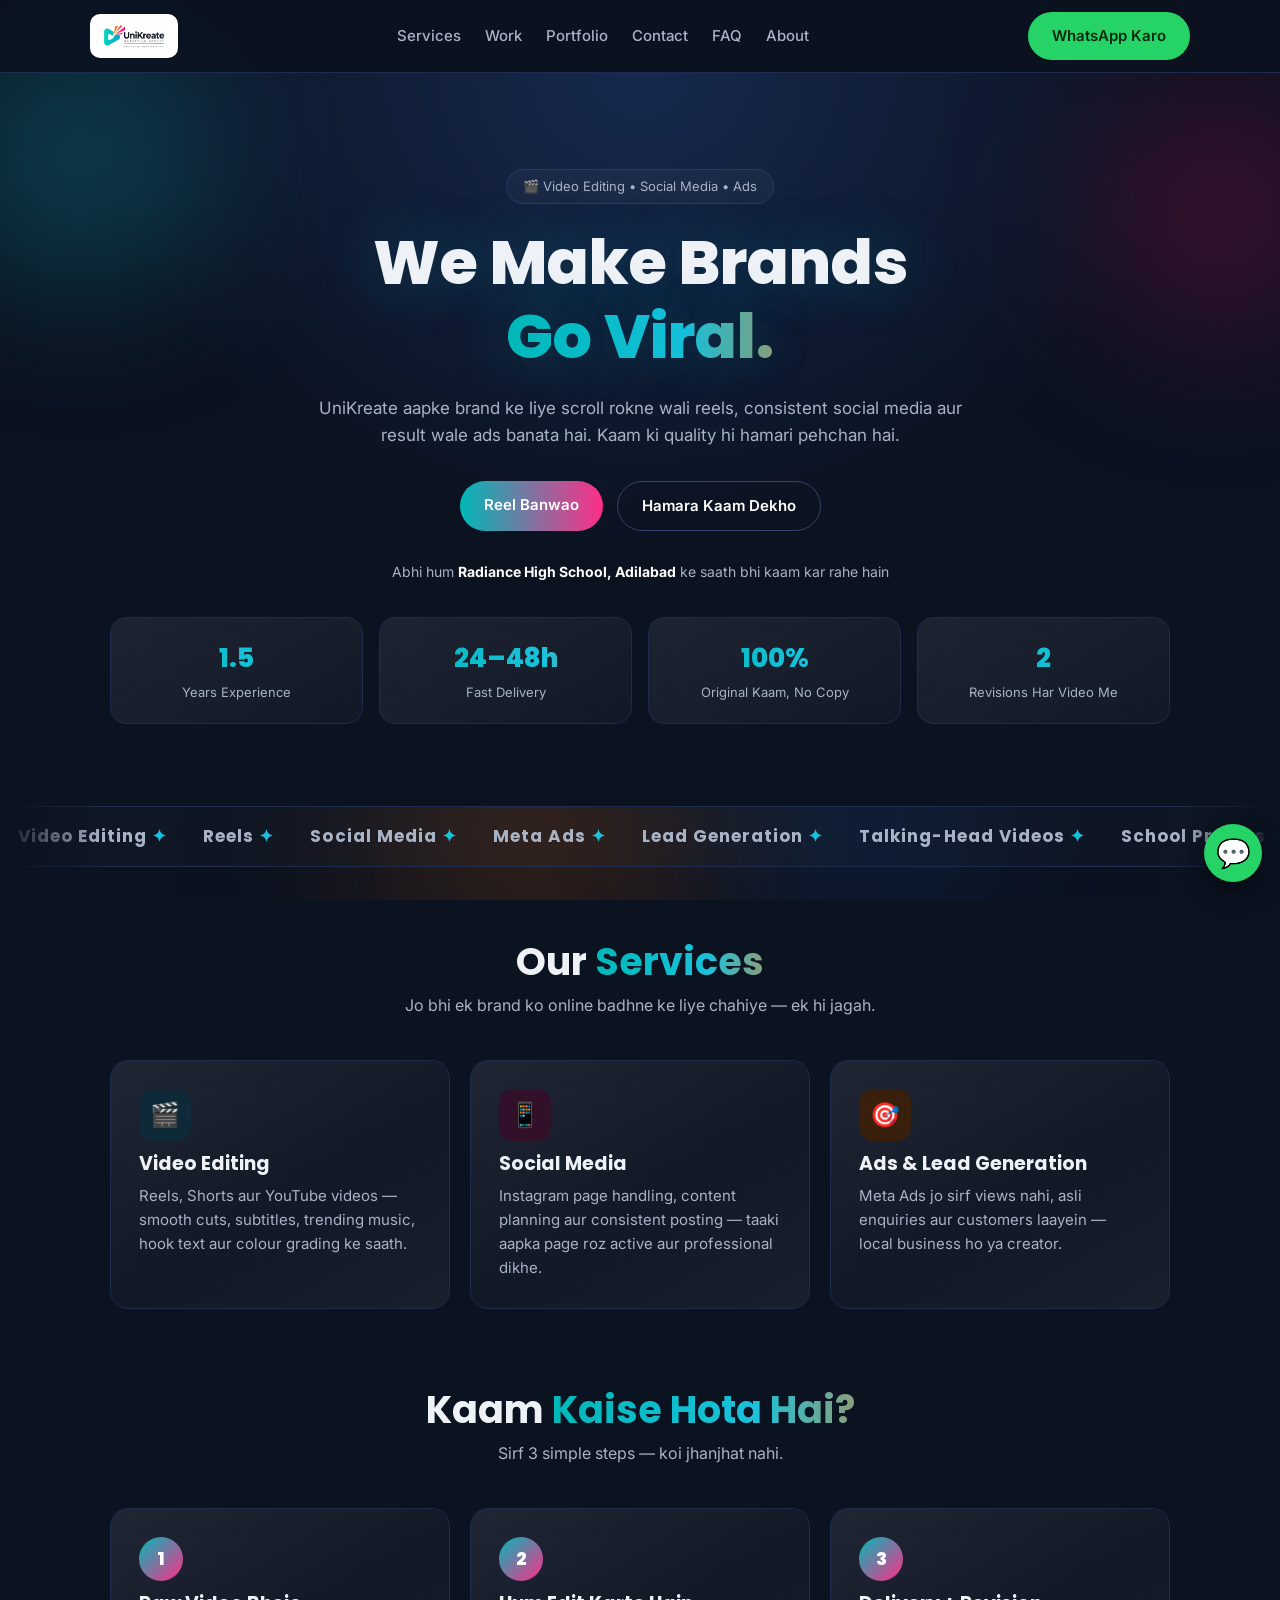
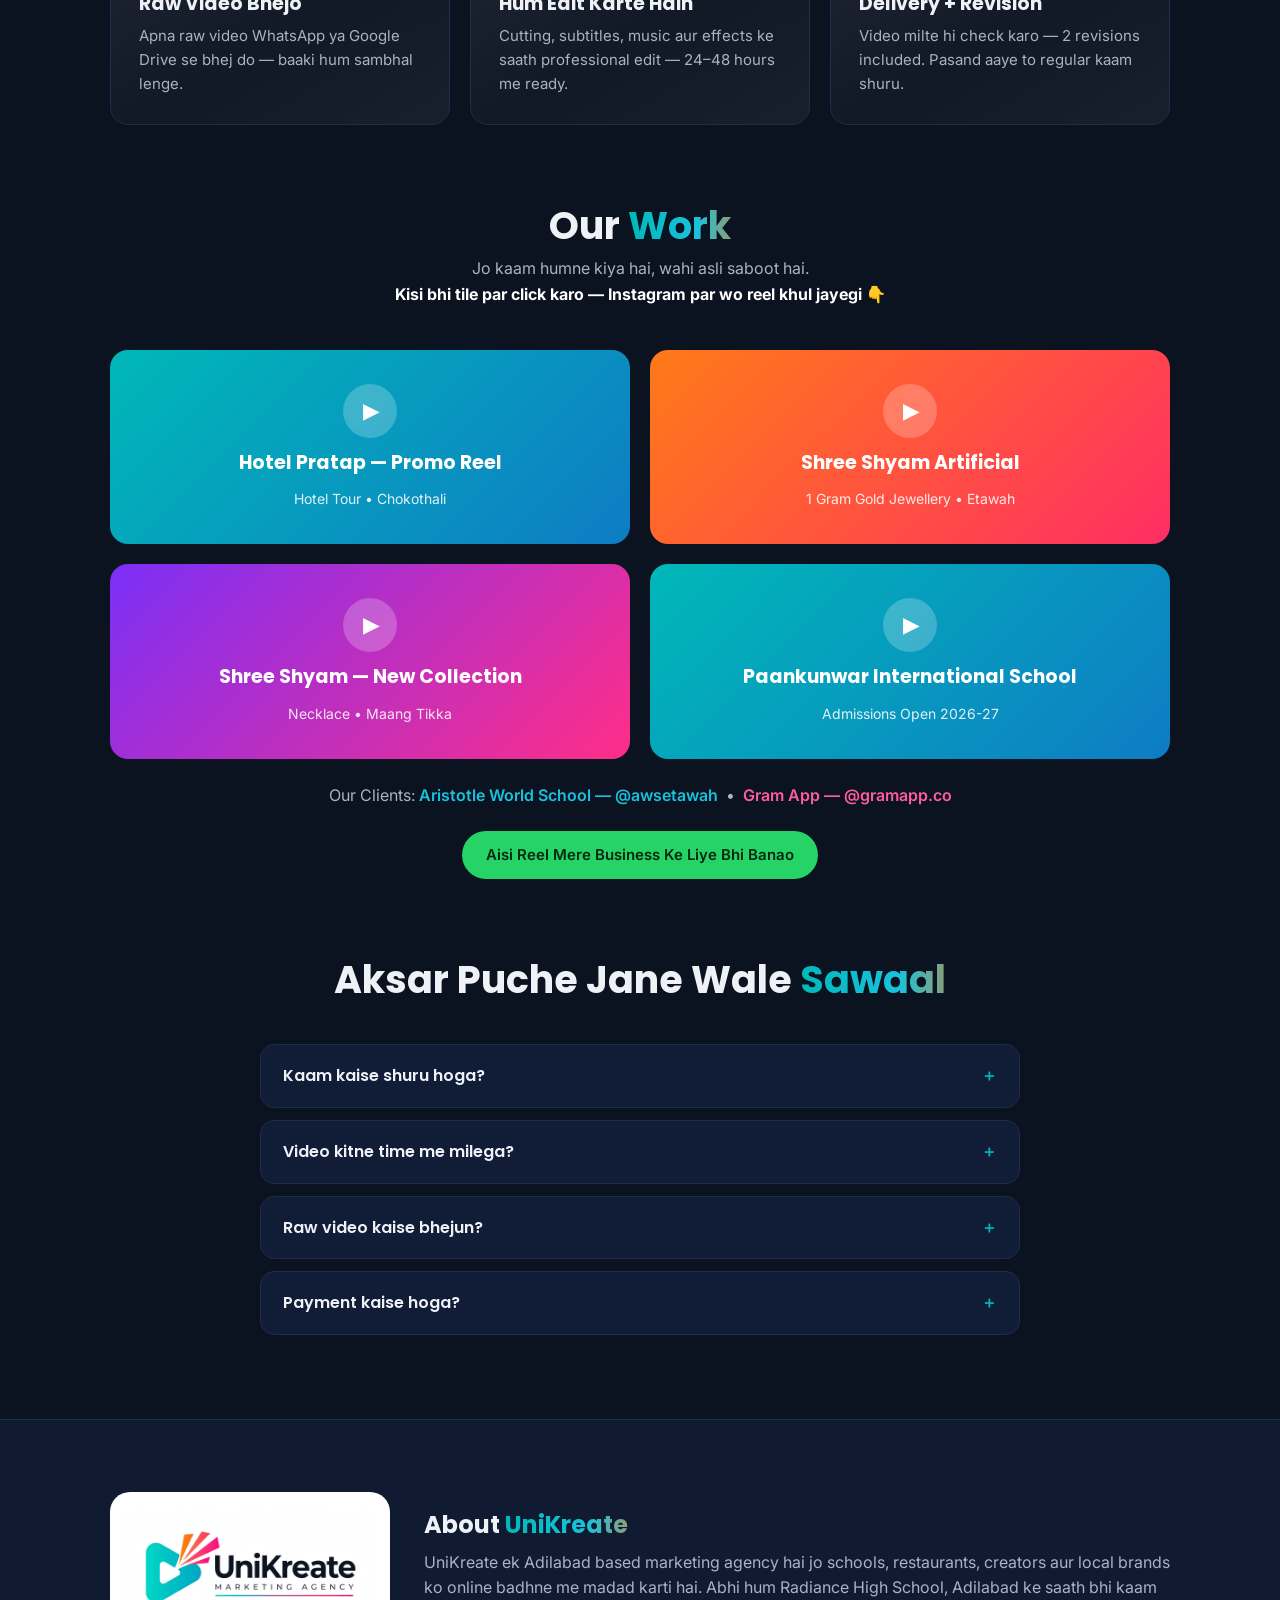
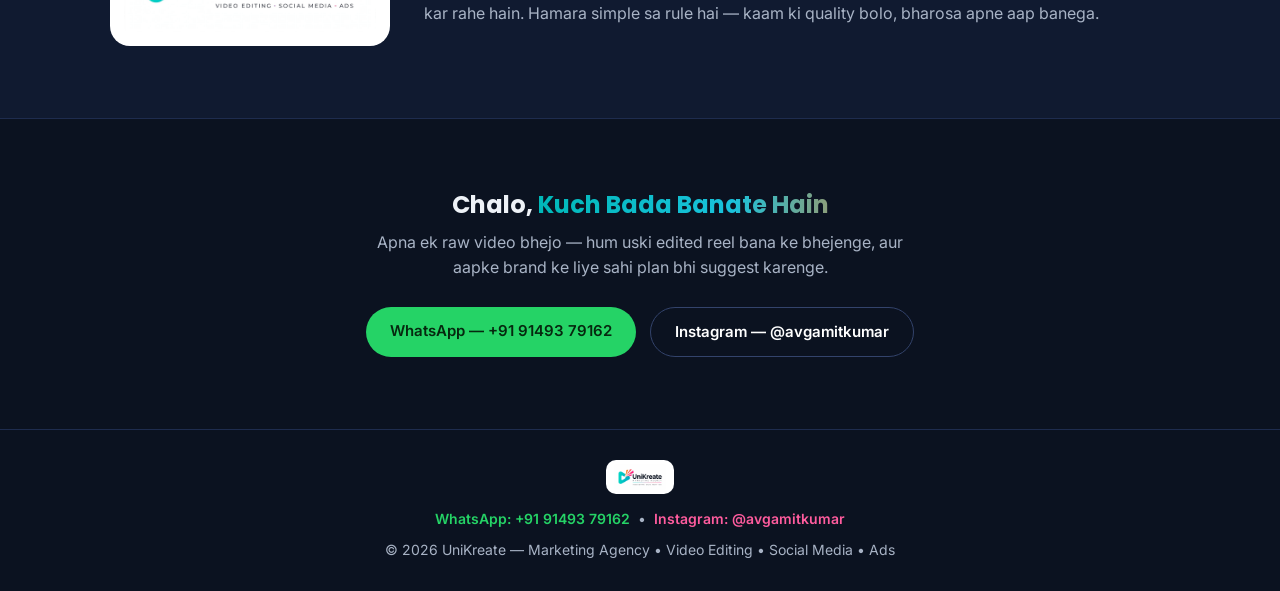
<file: index.html>
<!DOCTYPE html>
<html lang="en">
<head>
<meta charset="UTF-8">
<meta name="viewport" content="width=device-width, initial-scale=1.0">
<title>UniKreate — Marketing Agency | Video Editing, Social Media, Ads</title>
<meta name="description" content="UniKreate — vibrant marketing agency for video editing, social media management and ads.">
<link rel="icon" type="image/png" href="878a2b64-6e7f-44da-82f5-53b882c95af1.png">
<link rel="preconnect" href="https://fonts.googleapis.com">
<link href="https://fonts.googleapis.com/css2?family=Poppins:wght@500;700;800&family=Inter:wght@400;500;600&display=swap" rel="stylesheet">
<style>
  :root{
    --dark:#0b1220; --dark2:#101a30; --card:#111d36;
    --teal:#00b8b8; --cyan:#19c2dc;
    --orange:#ff7a18; --pink:#ff2e88;
    --text:#eef2f7; --muted:#a8b3c5; --line:#1e2c4e;
    --grad:linear-gradient(90deg,var(--teal),var(--cyan),var(--orange),var(--pink));
  }
  *{margin:0;padding:0;box-sizing:border-box}
  html{scroll-behavior:smooth}
  body{font-family:'Inter',system-ui,sans-serif;background:var(--dark);color:var(--text);line-height:1.6;overflow-x:hidden}
  h1,h2,h3{font-family:'Poppins',sans-serif;line-height:1.2}
  a{text-decoration:none;color:inherit}
  img{max-width:100%}
  .wrap{max-width:1100px;margin:0 auto;padding:0 20px}
  .grad-text{background:var(--grad);background-size:200% auto;-webkit-background-clip:text;background-clip:text;color:transparent;animation:shine 5s linear infinite}
  @keyframes shine{to{background-position:200% center}}
  .reveal{opacity:0;transform:translateY(24px);transition:opacity .7s ease,transform .7s ease}
  .reveal.in{opacity:1;transform:none}

  /* Header */
  header{position:sticky;top:0;z-index:50;background:rgba(11,18,32,.92);backdrop-filter:blur(10px);border-bottom:1px solid var(--line)}
  .nav{display:flex;align-items:center;justify-content:space-between;padding:12px 0;gap:14px}
  .nav img{height:44px;width:auto}
  .links{display:flex;gap:24px;font-weight:500;font-size:15px}
  .links a{color:var(--muted)} .links a:hover{color:#fff}
  .btn{display:inline-block;padding:12px 24px;border-radius:999px;font-weight:600;font-size:15px;transition:.25s;border:none;cursor:pointer}
  .btn:hover{transform:translateY(-2px);box-shadow:0 10px 24px rgba(0,0,0,.35)}
  .btn-wa{background:#25d366;color:#06280f}
  .btn-grad{background:linear-gradient(90deg,var(--teal),var(--pink));color:#fff}
  .btn-ghost{border:1px solid #33436b;color:#fff;background:transparent}
  @media(max-width:760px){.links{display:none}.nav img{height:36px}}

  /* Hero */
  .hero{position:relative;padding:96px 0 76px;text-align:center;background:radial-gradient(60% 90% at 50% 0%,#16294e 0%,var(--dark) 72%)}
  .blob{position:absolute;border-radius:50%;filter:blur(70px);opacity:.5;pointer-events:none}
  .b1{width:280px;height:280px;background:#0e5f6e;top:-60px;left:-60px}
  .b2{width:260px;height:260px;background:#5e1038;top:10px;right:-70px}
  .badge{display:inline-block;padding:6px 16px;border:1px solid #2a3c66;border-radius:999px;color:var(--muted);font-size:13px;margin-bottom:22px;background:rgba(255,255,255,.03)}
  .hero h1{font-size:clamp(36px,6.4vw,62px);font-weight:800}
  .hero p{color:var(--muted);max-width:660px;margin:20px auto 32px;font-size:17px}
  .cta{display:flex;gap:14px;justify-content:center;flex-wrap:wrap}
  .trust{margin-top:30px;color:var(--muted);font-size:14px}
  .trust b{color:#fff}

  /* Stats */
  .stats{display:grid;grid-template-columns:repeat(4,1fr);gap:16px;padding:34px 0 6px}
  @media(max-width:760px){.stats{grid-template-columns:repeat(2,1fr)}}
  .stat{text-align:center;background:var(--dark2);border:1px solid var(--line);border-radius:16px;padding:20px 10px}
  .stat .num{font-family:'Poppins';font-size:26px;font-weight:800}
  .stat .lbl{color:var(--muted);font-size:13px;margin-top:2px}

  /* Sections */
  section{padding:72px 0}
  .sec-head{text-align:center;margin-bottom:42px}
  .sec-head h2{font-size:clamp(26px,4vw,38px);font-weight:700}
  .sec-head p{color:var(--muted);margin-top:8px}
  .grid{display:grid;gap:20px}
  .g3{grid-template-columns:repeat(3,1fr)}
  .g4{grid-template-columns:repeat(2,1fr)}
  @media(max-width:860px){.g4{grid-template-columns:1fr}}
  @media(max-width:860px){.g3{grid-template-columns:1fr}}
  .card{background:var(--card);border:1px solid var(--line);border-radius:18px;padding:28px;transition:.25s}
  .card:hover{transform:translateY(-5px);border-color:#2f4472}
  .card h3{font-size:19px;margin:12px 0 8px}
  .card p{color:var(--muted);font-size:15px}
  .icon{width:52px;height:52px;border-radius:14px;display:flex;align-items:center;justify-content:center;font-size:24px;background:#0e2a38}
  .icon.p{background:#33102a}.icon.o{background:#38200c}
  .step-num{width:44px;height:44px;border-radius:50%;background:linear-gradient(135deg,var(--teal),var(--pink));display:flex;align-items:center;justify-content:center;font-family:'Poppins';font-weight:800;font-size:18px;color:#fff}

  /* Work */
  .work-tile{border-radius:18px;padding:34px 24px;text-align:center;font-family:'Poppins';font-weight:700;font-size:19px;color:#fff;min-height:180px;display:flex;flex-direction:column;align-items:center;justify-content:center;gap:10px;transition:.25s}
  .work-tile:hover{transform:translateY(-5px) scale(1.01)}
  .work-tile span{font-family:'Inter';font-weight:400;font-size:14px;opacity:.88}
  .w1{background:linear-gradient(135deg,#00b8b8,#0e7cc4)}
  .w2{background:linear-gradient(135deg,#ff7a18,#ff2e63)}
  .w3{background:linear-gradient(135deg,#7b2ff7,#ff2e88)}
  .play{width:54px;height:54px;border-radius:50%;background:rgba(255,255,255,.22);display:flex;align-items:center;justify-content:center;font-size:20px}

  /* Cards */
  .price .amount{font-family:'Poppins';font-size:36px;font-weight:800;margin:8px 0 2px}
  .price .per{color:var(--muted);font-size:14px}
  .price ul{list-style:none;color:var(--muted);font-size:15px;margin:16px 0 24px}
  .price ul li{padding:5px 0}
  .price ul li::before{content:"✓ ";color:var(--teal);font-weight:700}
  .popular{border:1px solid var(--pink);position:relative;background:linear-gradient(180deg,#161f3d,#111d36)}
  .tag{position:absolute;top:-13px;left:50%;transform:translateX(-50%);background:linear-gradient(90deg,var(--teal),var(--pink));color:#fff;font-size:12px;font-weight:700;padding:4px 14px;border-radius:999px;white-space:nowrap}
  .save{display:inline-block;margin-top:6px;background:#0e2a38;color:#3fe0c5;font-size:13px;font-weight:600;padding:3px 12px;border-radius:999px}

  /* FAQ */
  .faq{max-width:760px;margin:0 auto}
  details{background:var(--card);border:1px solid var(--line);border-radius:14px;padding:18px 22px;margin-bottom:12px}
  summary{font-family:'Poppins';font-weight:600;cursor:pointer;font-size:16px}
  details p{color:var(--muted);font-size:15px;margin-top:8px}

  /* About + Contact */
  .about{background:var(--dark2);border-top:1px solid var(--line);border-bottom:1px solid var(--line)}
  .about .wrap{display:flex;gap:34px;align-items:center;flex-wrap:wrap}
  .about img.dp{width:150px;height:150px;border-radius:28px;background:#fff;padding:10px}
  .about .txt{flex:1;min-width:260px}
  .about p{color:var(--muted);margin-top:10px}
  .contact{text-align:center}
  .contact p{color:var(--muted);margin:10px auto 26px;max-width:540px}
  footer{padding:30px 0;text-align:center;color:var(--muted);font-size:14px;border-top:1px solid var(--line)}
  footer img{height:34px;margin-bottom:8px}

  /* Floating WhatsApp */
  .float-wa{position:fixed;right:18px;bottom:18px;width:58px;height:58px;border-radius:50%;background:#25d366;display:flex;align-items:center;justify-content:center;font-size:28px;box-shadow:0 10px 26px rgba(0,0,0,.45);z-index:60;animation:pulse 2.2s infinite}
  @keyframes pulse{0%{box-shadow:0 0 0 0 rgba(37,211,102,.5)}70%{box-shadow:0 0 0 16px rgba(37,211,102,0)}100%{box-shadow:0 0 0 0 rgba(37,211,102,0)}}

  /* ============ LIQUID REDESIGN ============ */
  /* Liquid mesh background: slow drifting colour blobs, fixed behind everything */
  .mesh{position:fixed;inset:0;z-index:-2;overflow:hidden;pointer-events:none}
  .mblob{position:absolute;border-radius:50%;filter:blur(90px);opacity:.55;will-change:transform}
  .m1{width:44vw;height:44vw;left:-12vw;top:-10vh;background:radial-gradient(circle,#0e7c86 0%,transparent 65%);animation:meshA 26s ease-in-out infinite}
  .m2{width:38vw;height:38vw;right:-10vw;top:22vh;background:radial-gradient(circle,#7a1e4d 0%,transparent 65%);animation:meshB 32s ease-in-out infinite}
  .m3{width:40vw;height:40vw;left:22vw;top:64vh;background:radial-gradient(circle,#7a3c10 0%,transparent 65%);animation:meshA 38s ease-in-out infinite reverse}
  .m4{width:30vw;height:30vw;right:18vw;bottom:-12vh;background:radial-gradient(circle,#123a6e 0%,transparent 65%);animation:meshB 28s ease-in-out infinite reverse}
  @keyframes meshA{0%,100%{transform:translate3d(0,0,0) scale(1)}50%{transform:translate3d(6vw,4vh,0) scale(1.12)}}
  @keyframes meshB{0%,100%{transform:translate3d(0,0,0) scale(1)}50%{transform:translate3d(-5vw,5vh,0) scale(1.08)}}
  /* Cursor glow: a soft light that follows the mouse (desktop only) */
  .cursor-glow{position:fixed;left:0;top:0;width:520px;height:520px;margin:-260px 0 0 -260px;border-radius:50%;pointer-events:none;z-index:1;
    background:radial-gradient(circle,rgba(25,194,220,.16) 0%,rgba(255,46,136,.08) 42%,transparent 68%);
    opacity:0;transition:opacity .5s;will-change:transform}
  .cursor-glow.on{opacity:1}
  @media (hover:none),(pointer:coarse){.cursor-glow{display:none}}
  /* Header: turns to frosted glass once you scroll */
  header{transition:box-shadow .35s,background .35s}
  header.scrolled{box-shadow:0 12px 40px -18px rgba(0,0,0,.8);background:rgba(11,18,32,.78)}
  /* Liquid buttons: shine sweep + magnetic pull (JS) */
  .btn{position:relative;overflow:hidden;will-change:transform}
  .btn-grad::after{content:"";position:absolute;inset:0;background:linear-gradient(115deg,transparent 30%,rgba(255,255,255,.45) 50%,transparent 70%);transform:translateX(-120%);transition:transform .7s ease;pointer-events:none}
  .btn-grad:hover::after{transform:translateX(120%)}
  .btn .ripple{position:absolute;border-radius:50%;background:rgba(255,255,255,.4);transform:scale(0);pointer-events:none;animation:rip .6s ease-out forwards}
  @keyframes rip{to{transform:scale(1);opacity:0}}
  /* Cards: frosted glass + spotlight that follows the cursor + lift */
  .card{position:relative;overflow:hidden;background:linear-gradient(150deg,rgba(255,255,255,.09),rgba(255,255,255,.03) 55%,rgba(255,255,255,.06));backdrop-filter:blur(16px);-webkit-backdrop-filter:blur(16px)}
  .card::before{content:"";position:absolute;inset:0;border-radius:inherit;pointer-events:none;opacity:0;transition:opacity .35s;
    background:radial-gradient(240px circle at var(--mx,50%) var(--my,50%),rgba(25,194,220,.16),rgba(255,46,136,.08) 45%,transparent 65%)}
  .card:hover::before{opacity:1}
  .card:hover{transform:translateY(-7px);border-color:rgba(25,194,220,.45);box-shadow:0 24px 48px -20px rgba(0,0,0,.7),0 0 0 1px rgba(25,194,220,.12)}
  .icon{transition:transform .35s}
  .card:hover .icon{transform:scale(1.12) rotate(-6deg)}
  /* Work tiles: shine sweep + glow lift */
  .work-tile{position:relative;overflow:hidden}
  .work-tile::after{content:"";position:absolute;inset:0;background:linear-gradient(115deg,transparent 35%,rgba(255,255,255,.28) 50%,transparent 65%);transform:translateX(-130%);transition:transform .8s ease;pointer-events:none}
  .work-tile:hover::after{transform:translateX(130%)}
  .work-tile:hover{transform:translateY(-7px) scale(1.015);box-shadow:0 28px 56px -22px rgba(0,0,0,.75),0 0 40px -10px rgba(255,46,136,.35)}
  .work-tile .play{transition:transform .35s}
  .work-tile:hover .play{transform:scale(1.18)}
  /* Stats: counting numbers */
  .stat{position:relative;overflow:hidden;background:linear-gradient(150deg,rgba(255,255,255,.08),rgba(255,255,255,.03));backdrop-filter:blur(14px);-webkit-backdrop-filter:blur(14px);transition:transform .3s,border-color .3s}
  .stat:hover{transform:translateY(-4px);border-color:rgba(25,194,220,.4)}
  .stat .num{font-variant-numeric:tabular-nums}
  /* Marquee: endless scrolling keywords strip */
  .marquee{overflow:hidden;padding:16px 0;border-top:1px solid var(--line);border-bottom:1px solid var(--line);background:rgba(255,255,255,.02);-webkit-mask-image:linear-gradient(90deg,transparent,#000 8%,#000 92%,transparent);mask-image:linear-gradient(90deg,transparent,#000 8%,#000 92%,transparent)}
  .marquee__track{display:flex;gap:0;width:max-content;animation:marq 26s linear infinite}
  .marquee:hover .marquee__track{animation-play-state:paused}
  .marquee__track span{font-family:'Poppins';font-weight:700;font-size:17px;letter-spacing:.06em;white-space:nowrap;padding:0 18px;color:var(--muted)}
  .marquee__track span b{color:#19c2dc;font-weight:700}
  @keyframes marq{to{transform:translateX(-50%)}}
  /* FAQ: smooth open */
  details{transition:border-color .3s,background .3s}
  details:hover{border-color:#2f4472}
  details[open]{border-color:rgba(25,194,220,.4)}
  details[open ] summary{color:#fff}
  details summary{list-style:none;transition:color .25s}
  details summary::-webkit-details-marker{display:none}
  details summary::after{content:"＋";float:right;color:var(--teal);font-weight:700;transition:transform .35s}
  details[open] summary::after{transform:rotate(45deg)}
  details p{animation:faqIn .45s ease}
  @keyframes faqIn{from{opacity:0;transform:translateY(-6px)}to{opacity:1;transform:none}}
  /* Hero: gentle float on the badge + glow under the headline */
  .badge{animation:badgeFloat 5s ease-in-out infinite}
  @keyframes badgeFloat{0%,100%{transform:translateY(0)}50%{transform:translateY(-5px)}}
  .hero h1{text-shadow:0 0 60px rgba(25,194,220,.25)}
  .hero .blob{animation:heroBlob 12s ease-in-out infinite alternate}
  .hero .b2{animation-delay:-6s}
  @keyframes heroBlob{from{transform:translate3d(0,0,0) scale(1)}to{transform:translate3d(24px,-18px,0) scale(1.15)}}
  /* Staggered reveals */
  .reveal{transition-delay:var(--d,0ms)}
  /* Reduced motion: everything calm */
  @media (prefers-reduced-motion:reduce){
    .mesh,.cursor-glow,.marquee__track,.badge,.hero .blob{animation:none!important}
    .btn-grad::after,.work-tile::after{transition:none}
    .card::before{display:none}
  }
</style>
</head>
<body>
<div class="mesh" aria-hidden="true"><span class="mblob m1"></span><span class="mblob m2"></span><span class="mblob m3"></span><span class="mblob m4"></span></div>
<div class="cursor-glow" id="cursorGlow" aria-hidden="true"></div>

<!-- ===== HEADER ===== -->
<!-- Logo: code isi file ko dhundhta hai jo repo (UniKreate.in) me pehle se hai: 878a2b64-6e7f-44da-82f5-53b882c95af1.png — bas index.html + ye ek photo, aur kuch nahi chahiye -->
<header>
  <div class="wrap nav">
    <img src="878a2b64-6e7f-44da-82f5-53b882c95af1.png" alt="UniKreate — Marketing Agency" style="background:#fff;border-radius:10px;padding:4px 8px" onerror="this.style.display='none';document.getElementById('brandText').style.display='block'">
    <span id="brandText" style="display:none;font-family:Poppins;font-weight:800;font-size:24px">Uni<span class="grad-text">Kreate</span></span>
    <nav class="links">
      <a href="#services">Services</a>
      <a href="#work">Work</a>
      <a href="avg-amit-kumar-portfolio.html">Portfolio</a>
      <a href="#contact">Contact</a>
      <a href="#faq">FAQ</a>
      <a href="#about">About</a>
    </nav>
    <!-- WhatsApp number: badalna ho to 919149379162 ki jagah apna number likh do (poori file me) -->
    <a class="btn btn-wa" href="https://wa.me/919149379162?text=Hi%20UniKreate!%20Mujhe%20apne%20brand%20ke%20liye%20video%20editing%20chahiye." target="_blank">WhatsApp Karo</a>
  </div>
</header>

<!-- ===== HERO ===== -->
<section class="hero">
  <div class="blob b1"></div><div class="blob b2"></div>
  <div class="wrap">
    <div class="badge">🎬 Video Editing • Social Media • Ads</div>
    <h1>We Make Brands<br><span class="grad-text">Go Viral.</span></h1>
    <p>UniKreate aapke brand ke liye scroll rokne wali reels, consistent social media aur result wale ads banata hai. Kaam ki quality hi hamari pehchan hai.</p>
    <div class="cta">
      <a class="btn btn-grad" href="https://wa.me/919149379162?text=Hi%20UniKreate!%20Mujhe%20apne%20brand%20ke%20liye%20reel%20banwani%20hai." target="_blank">Reel Banwao</a>
      <a class="btn btn-ghost" href="#work">Hamara Kaam Dekho</a>
    </div>
    <div class="trust">Abhi hum <b>Radiance High School, Adilabad</b> ke saath bhi kaam kar rahe hain</div>
    <div class="stats">
      <div class="stat"><div class="num grad-text" data-count="1.5" data-decimals="1">1.5</div><div class="lbl">Years Experience</div></div>
      <div class="stat"><div class="num grad-text" data-count="24" data-suffix="–48h">24–48h</div><div class="lbl">Fast Delivery</div></div>
      <div class="stat"><div class="num grad-text" data-count="100" data-suffix="%">100%</div><div class="lbl">Original Kaam, No Copy</div></div>
      <div class="stat"><div class="num grad-text" data-count="2">2</div><div class="lbl">Revisions Har Video Me</div></div>
    </div>
  </div>
</section>

<!-- ===== MARQUEE ===== -->
<div class="marquee" aria-hidden="true">
  <div class="marquee__track">
    <span>Video Editing <b>✦</b></span><span>Reels <b>✦</b></span><span>Social Media <b>✦</b></span><span>Meta Ads <b>✦</b></span><span>Lead Generation <b>✦</b></span><span>Talking-Head Videos <b>✦</b></span><span>School Promos <b>✦</b></span><span>Wedding Films <b>✦</b></span>
    <span>Video Editing <b>✦</b></span><span>Reels <b>✦</b></span><span>Social Media <b>✦</b></span><span>Meta Ads <b>✦</b></span><span>Lead Generation <b>✦</b></span><span>Talking-Head Videos <b>✦</b></span><span>School Promos <b>✦</b></span><span>Wedding Films <b>✦</b></span>
  </div>
</div>

<!-- ===== SERVICES ===== -->
<section id="services">
  <div class="wrap">
    <div class="sec-head reveal">
      <h2>Our <span class="grad-text">Services</span></h2>
      <p>Jo bhi ek brand ko online badhne ke liye chahiye — ek hi jagah.</p>
    </div>
    <div class="grid g3">
      <div class="card reveal">
        <div class="icon">🎬</div>
        <h3>Video Editing</h3>
        <p>Reels, Shorts aur YouTube videos — smooth cuts, subtitles, trending music, hook text aur colour grading ke saath.</p>
      </div>
      <div class="card reveal">
        <div class="icon p">📱</div>
        <h3>Social Media</h3>
        <p>Instagram page handling, content planning aur consistent posting — taaki aapka page roz active aur professional dikhe.</p>
      </div>
      <div class="card reveal">
        <div class="icon o">🎯</div>
        <h3>Ads & Lead Generation</h3>
        <p>Meta Ads jo sirf views nahi, asli enquiries aur customers laayein — local business ho ya creator.</p>
      </div>
    </div>
  </div>
</section>

<!-- ===== HOW IT WORKS ===== -->
<section style="padding-top:6px">
  <div class="wrap">
    <div class="sec-head reveal">
      <h2>Kaam <span class="grad-text">Kaise Hota Hai?</span></h2>
      <p>Sirf 3 simple steps — koi jhanjhat nahi.</p>
    </div>
    <div class="grid g3">
      <div class="card reveal"><div class="step-num">1</div><h3>Raw Video Bhejo</h3><p>Apna raw video WhatsApp ya Google Drive se bhej do — baaki hum sambhal lenge.</p></div>
      <div class="card reveal"><div class="step-num">2</div><h3>Hum Edit Karte Hain</h3><p>Cutting, subtitles, music aur effects ke saath professional edit — 24–48 hours me ready.</p></div>
      <div class="card reveal"><div class="step-num">3</div><h3>Delivery + Revision</h3><p>Video milte hi check karo — 2 revisions included. Pasand aaye to regular kaam shuru.</p></div>
    </div>
  </div>
</section>

<!-- ===== WORK ===== -->
<!-- Apne asli kaam ke thumbnails/links lagane ke liye in tiles ko badal do -->
<section id="work" style="padding-top:6px">
  <div class="wrap">
    <div class="sec-head reveal">
      <h2>Our <span class="grad-text">Work</span></h2>
      <p>Jo kaam humne kiya hai, wahi asli saboot hai.<br><b style="color:#fff">Kisi bhi tile par click karo — Instagram par wo reel khul jayegi 👇</b></p>
    </div>
    <div class="grid g4">
      <a href="https://www.instagram.com/reel/DW-pgz2kULc/" target="_blank"><div class="work-tile w1 reveal"><div class="play">▶</div>Hotel Pratap — Promo Reel<span>Hotel Tour • Chokothali</span></div></a>
      <a href="https://www.instagram.com/reel/Dakg4mbvqJK/" target="_blank"><div class="work-tile w2 reveal"><div class="play">▶</div>Shree Shyam Artificial<span>1 Gram Gold Jewellery • Etawah</span></div></a>
      <a href="https://www.instagram.com/reel/Dafc8NxP4l7/" target="_blank"><div class="work-tile w3 reveal"><div class="play">▶</div>Shree Shyam — New Collection<span>Necklace • Maang Tikka</span></div></a>
      <a href="https://www.instagram.com/reel/DXVabjWEi5W/" target="_blank"><div class="work-tile w1 reveal"><div class="play">▶</div>Paankunwar International School<span>Admissions Open 2026-27</span></div></a>
    </div>
    <p style="text-align:center;margin-top:24px;color:var(--muted)">Our Clients: <a href="https://www.instagram.com/awsetawah" target="_blank" style="color:#19c2dc;font-weight:600">Aristotle World School — @awsetawah</a> &nbsp;•&nbsp; <a href="https://www.instagram.com/gramapp.co" target="_blank" style="color:#ff5c9e;font-weight:600">Gram App — @gramapp.co</a></p>
    <div class="cta" style="margin-top:22px"><a class="btn btn-wa" href="https://wa.me/919149379162?text=Hi%20UniKreate!%20Mujhe%20bhi%20apne%20business%20ke%20liye%20aisi%20reel%20banwani%20hai." target="_blank">Aisi Reel Mere Business Ke Liye Bhi Banao</a></div>
  </div>
</section>


<!-- ===== FAQ ===== -->
<section id="faq" style="padding-top:6px">
  <div class="wrap">
    <div class="sec-head reveal">
      <h2>Aksar Puche Jane Wale <span class="grad-text">Sawaal</span></h2>
    </div>
    <div class="faq">
      <details>
        <summary>Kaam kaise shuru hoga?</summary>
        <p>WhatsApp par apna raw video aur requirement bhej do. Hum plan confirm karke kaam shuru kar dete hain — pehle baat, phir kaam.</p>
      </details>
      <details>
        <summary>Video kitne time me milega?</summary>
        <p>Normal delivery 24–48 hours ki hai. Urgent kaam ho to pehle bata do — priority par kar denge.</p>
      </details>
      <details>
        <summary>Raw video kaise bhejun?</summary>
        <p>WhatsApp ya Google Drive — jo aasan lage. Bade files ke liye Drive best rahega.</p>
      </details>
      <details>
        <summary>Payment kaise hoga?</summary>
        <p>UPI se. Price aur kaam ki detail pehle baat karke confirm hoti hai — phir advance ke baad kaam shuru hota hai.</p>
      </details>
    </div>
  </div>
</section>

<!-- ===== ABOUT ===== -->
<section class="about" id="about">
  <div class="wrap">
    <img src="878a2b64-6e7f-44da-82f5-53b882c95af1.png" alt="UniKreate logo" style="width:280px;max-width:80vw;height:auto;background:#fff;border-radius:20px;padding:14px" onerror="this.style.display='none'">
    <div class="txt">
      <h2>About <span class="grad-text">UniKreate</span></h2>
      <p>UniKreate ek Adilabad based marketing agency hai jo schools, restaurants, creators aur local brands ko online badhne me madad karti hai. Abhi hum Radiance High School, Adilabad ke saath bhi kaam kar rahe hain. Hamara simple sa rule hai — kaam ki quality bolo, bharosa apne aap banega.</p>
    </div>
  </div>
</section>

<!-- ===== CONTACT ===== -->
<section class="contact" id="contact">
  <div class="wrap">
    <h2>Chalo, <span class="grad-text">Kuch Bada Banate Hain</span></h2>
    <p>Apna ek raw video bhejo — hum uski edited reel bana ke bhejenge, aur aapke brand ke liye sahi plan bhi suggest karenge.</p>
    <div class="cta">
      <a class="btn btn-wa" href="https://wa.me/919149379162?text=Hi%20UniKreate!%20Mujhe%20apne%20brand%20ke%20liye%20reel%20banwani%20hai." target="_blank">WhatsApp — +91 91493 79162</a>
      <!-- Instagram: agency ka handle ban jaye to ye link badal dena -->
      <a class="btn btn-ghost" href="https://instagram.com/avgamitkumar" target="_blank">Instagram — @avgamitkumar</a>
    </div>
  </div>
</section>

<footer>
  <div class="wrap">
    <img src="878a2b64-6e7f-44da-82f5-53b882c95af1.png" alt="UniKreate" style="background:#fff;border-radius:10px;padding:4px 8px">
    <div style="margin-bottom:8px"><a href="https://wa.me/919149379162" target="_blank" style="color:#25d366;font-weight:600">WhatsApp: +91 91493 79162</a> &nbsp;•&nbsp; <a href="https://instagram.com/avgamitkumar" target="_blank" style="color:#ff5c9e;font-weight:600">Instagram: @avgamitkumar</a></div>
    <div>© 2026 UniKreate — Marketing Agency • Video Editing • Social Media • Ads</div>
  </div>
</footer>

<!-- Floating WhatsApp Button -->
<a class="float-wa" href="https://wa.me/919149379162?text=Hi%20UniKreate!" target="_blank" title="WhatsApp par baat karo">💬</a>

<script>
  var reduce = window.matchMedia && matchMedia('(prefers-reduced-motion: reduce)').matches;
  var fine = window.matchMedia && matchMedia('(hover: hover) and (pointer: fine)').matches;

  // Scroll par sections ka smooth reveal effect (staggered)
  var io = new IntersectionObserver(function(es){
    es.forEach(function(e){
      if(!e.isIntersecting) return;
      var sibs = Array.prototype.slice.call(e.target.parentElement.querySelectorAll('.reveal'));
      var i = Math.max(0, sibs.indexOf(e.target));
      e.target.style.setProperty('--d', Math.min(i, 6) * 90 + 'ms');
      e.target.classList.add('in');
      io.unobserve(e.target);
    });
  }, {threshold:.12});
  document.querySelectorAll('.reveal').forEach(function(el){ io.observe(el); });

  // Animated stat counters: count up when the stats scroll into view
  function countUp(el){
    var target = parseFloat(el.getAttribute('data-count'));
    var dec = parseInt(el.getAttribute('data-decimals') || '0', 10);
    var suffix = el.getAttribute('data-suffix') || '';
    if (reduce || isNaN(target)){ return; }
    var t0 = null, dur = 1400;
    function tick(t){
      if (!t0) t0 = t;
      var p = Math.min(1, (t - t0) / dur);
      var eased = 1 - Math.pow(1 - p, 3);
      el.textContent = (target * eased).toFixed(dec) + suffix;
      if (p < 1) requestAnimationFrame(tick);
    }
    requestAnimationFrame(tick);
  }
  var cio = new IntersectionObserver(function(es){
    es.forEach(function(e){
      if (e.isIntersecting){ countUp(e.target); cio.unobserve(e.target); }
    });
  }, {threshold:.5});
  document.querySelectorAll('[data-count]').forEach(function(el){ cio.observe(el); });

  // Cursor glow: soft light follows the mouse (desktop only), lerped for a liquid feel
  var glow = document.getElementById('cursorGlow');
  if (fine && !reduce && glow){
    var gx = innerWidth / 2, gy = innerHeight / 3, tx = gx, ty = gy, glowOn = false;
    addEventListener('pointermove', function(e){
      tx = e.clientX; ty = e.clientY;
      if (!glowOn){ glow.classList.add('on'); glowOn = true; }
    }, {passive:true});
    (function loop(){
      gx += (tx - gx) * .12; gy += (ty - gy) * .12;
      glow.style.transform = 'translate3d(' + gx + 'px,' + gy + 'px,0)';
      requestAnimationFrame(loop);
    })();
  }

  // Magnetic buttons: CTAs lean toward the cursor, spring back on leave
  if (fine && !reduce){
    document.querySelectorAll('.btn-grad, .btn-wa, .btn-ghost').forEach(function(b){
      b.addEventListener('pointermove', function(e){
        var r = b.getBoundingClientRect();
        var dx = (e.clientX - (r.left + r.width / 2)) / r.width;
        var dy = (e.clientY - (r.top + r.height / 2)) / r.height;
        b.style.transform = 'translate(' + (dx * 10).toFixed(1) + 'px,' + (dy * 7).toFixed(1) + 'px)';
      });
      b.addEventListener('pointerleave', function(){ b.style.transform = ''; });
    });
    // Card spotlight: glow follows the cursor across cards and work tiles
    document.querySelectorAll('.card, .work-tile, .stat').forEach(function(el){
      el.addEventListener('pointermove', function(e){
        var r = el.getBoundingClientRect();
        el.style.setProperty('--mx', ((e.clientX - r.left) / r.width * 100).toFixed(1) + '%');
        el.style.setProperty('--my', ((e.clientY - r.top) / r.height * 100).toFixed(1) + '%');
      });
    });
  }

  // Button ripple on tap/click
  document.addEventListener('pointerdown', function(e){
    var t = e.target.closest && e.target.closest('.btn');
    if (!t || reduce) return;
    var r = t.getBoundingClientRect();
    var s = document.createElement('span');
    var size = Math.max(r.width, r.height) * 1.8;
    s.className = 'ripple';
    s.style.width = s.style.height = size + 'px';
    s.style.left = (e.clientX - r.left - size / 2) + 'px';
    s.style.top = (e.clientY - r.top - size / 2) + 'px';
    t.appendChild(s);
    s.addEventListener('animationend', function(){ s.remove(); });
  }, {passive:true});

  // Header turns frosted once you scroll
  var header = document.querySelector('header');
  addEventListener('scroll', function(){
    header.classList.toggle('scrolled', scrollY > 24);
  }, {passive:true});
</script>

</body>
</html>
</file>
